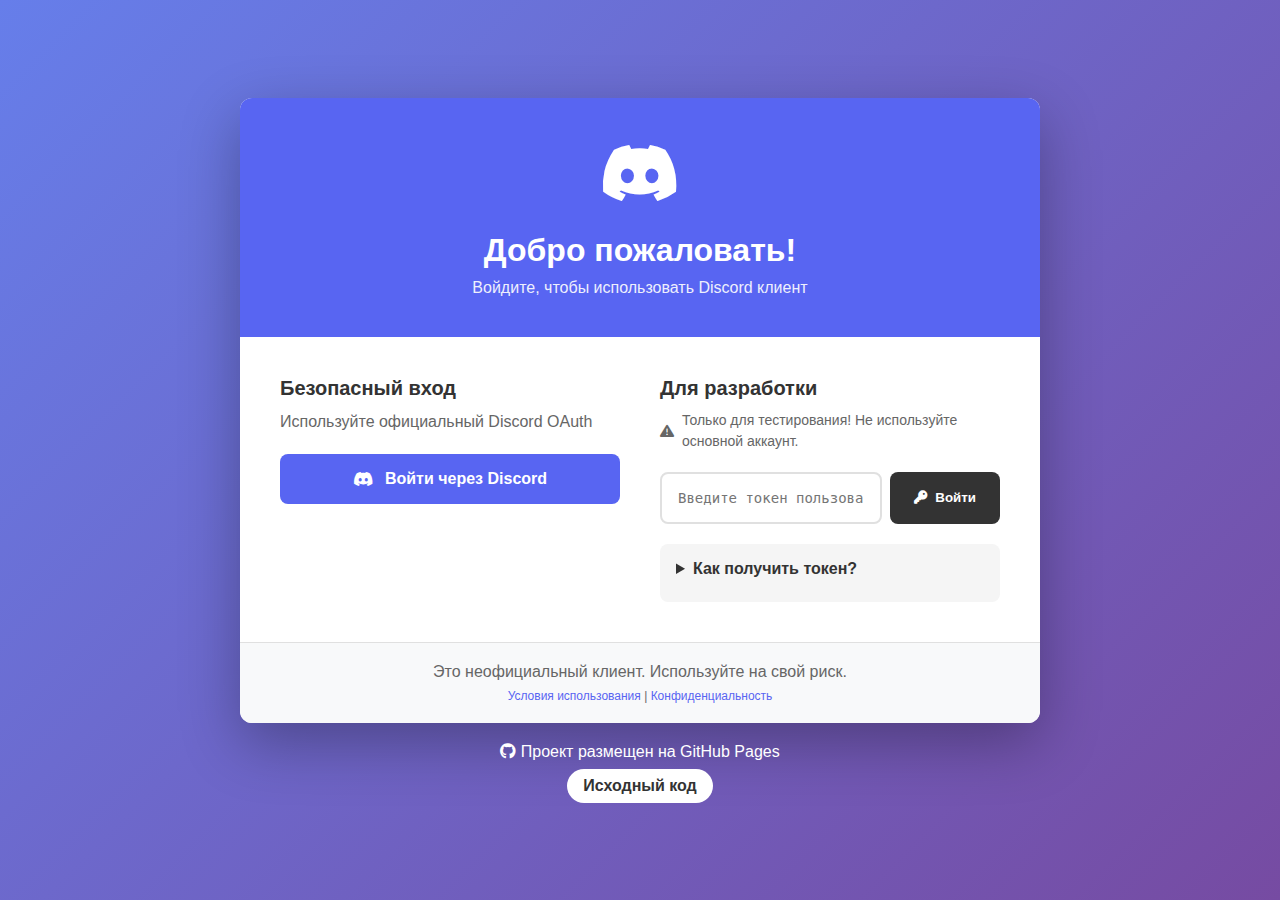
<file: index.html>
<!DOCTYPE html>
<html lang="ru">
<head>
    <meta charset="UTF-8">
    <meta name="viewport" content="width=device-width, initial-scale=1.0">
    <title>Discord Web Client | GitHub Pages</title>
    <link rel="stylesheet" href="https://cdnjs.cloudflare.com/ajax/libs/font-awesome/6.4.0/css/all.min.css">
    <link rel="stylesheet" href="style.css">
    <link rel="icon" type="image/x-icon" href="assets/icons/favicon.ico">
</head>
<body>
    <!-- Экран загрузки -->
    <div id="loading" class="loading-screen">
        <div class="loader">
            <div class="discord-logo">
                <i class="fab fa-discord"></i>
            </div>
            <p>Загрузка Discord клиента...</p>
        </div>
    </div>

    <!-- Основной интерфейс (скрыт до загрузки) -->
    <div id="app" class="app-container hidden">
        <!-- Боковая панель серверов -->
        <div class="servers-sidebar">
            <div class="server-list" id="serverList">
                <!-- Серверы загружаются здесь -->
            </div>
            <div class="user-panel">
                <div class="user-avatar" id="userAvatar">
                    <i class="fas fa-user"></i>
                </div>
                <div class="user-info">
                    <span id="username">Загрузка...</span>
                    <span class="user-status" id="userStatus">#0000</span>
                </div>
                <button class="settings-btn" onclick="openSettings()">
                    <i class="fas fa-cog"></i>
                </button>
            </div>
        </div>

        <!-- Панель каналов -->
        <div class="channels-sidebar">
            <div class="guild-header" id="guildHeader">
                <h3>Выберите сервер</h3>
            </div>
            <div class="channel-list" id="channelList">
                <!-- Каналы загружаются здесь -->
            </div>
        </div>

        <!-- Основное окно чата -->
        <div class="chat-container">
            <!-- Заголовок канала -->
            <div class="chat-header" id="chatHeader">
                <div class="channel-info">
                    <i class="fas fa-hashtag"></i>
                    <span>Выберите канал</span>
                </div>
            </div>

            <!-- Сообщения -->
            <div class="messages-container" id="messagesContainer">
                <div class="welcome-message">
                    <h1>Добро пожаловать!</h1>
                    <p>Выберите канал для начала общения</p>
                </div>
            </div>

            <!-- Поле ввода -->
            <div class="message-input-container">
                <div class="input-wrapper">
                    <input 
                        type="text" 
                        id="messageInput" 
                        placeholder="Написать сообщение в #general" 
                        disabled
                    >
                    <div class="input-actions">
                        <button class="action-btn" title="Прикрепить файл">
                            <i class="fas fa-plus"></i>
                        </button>
                        <button class="action-btn" title="Эмодзи">
                            <i class="far fa-smile"></i>
                        </button>
                        <button class="send-btn" id="sendBtn" disabled>
                            <i class="fas fa-paper-plane"></i>
                        </button>
                    </div>
                </div>
            </div>
        </div>

        <!-- Панель участников (опционально) -->
        <div class="members-sidebar">
            <h4>Участники</h4>
            <div class="members-list" id="membersList">
                <!-- Участники загружаются здесь -->
            </div>
        </div>
    </div>

    <!-- Модальное окно настроек -->
    <div id="settingsModal" class="modal hidden">
        <div class="modal-content">
            <div class="modal-header">
                <h2>Настройки</h2>
                <button class="close-btn" onclick="closeSettings()">&times;</button>
            </div>
            <div class="modal-body">
                <div class="setting-item">
                    <h4>Тема</h4>
                    <select id="themeSelect">
                        <option value="dark">Темная</option>
                        <option value="light">Светлая</option>
                        <option value="amoled">AMOLED</option>
                    </select>
                </div>
                <div class="setting-item">
                    <h4>Уведомления</h4>
                    <label>
                        <input type="checkbox" id="notificationsToggle" checked>
                        Включить уведомления
                    </label>
                </div>
                <button class="logout-btn" onclick="logout()">
                    <i class="fas fa-sign-out-alt"></i> Выйти
                </button>
            </div>
        </div>
    </div>

    <script src="script.js"></script>
</body>
</html>
</file>
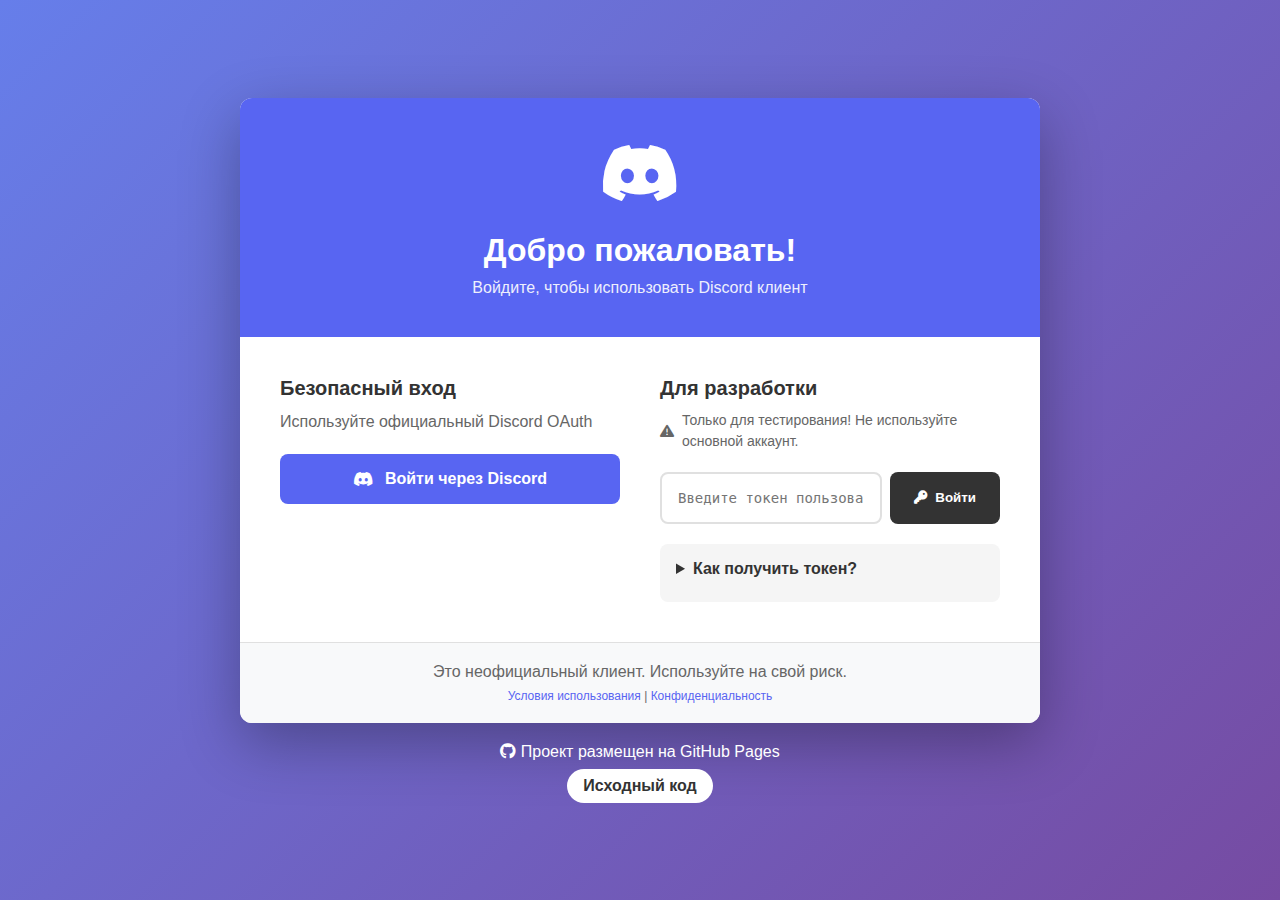
<file: auth.html>
<!DOCTYPE html>
<html lang="ru">
<head>
    <meta charset="UTF-8">
    <meta name="viewport" content="width=device-width, initial-scale=1.0">
    <title>Авторизация | Discord Web Client</title>
    <link rel="stylesheet" href="style.css">
    <link rel="stylesheet" href="https://cdnjs.cloudflare.com/ajax/libs/font-awesome/6.4.0/css/all.min.css">
    <link rel="icon" type="image/x-icon" href="assets/icons/favicon.ico">
</head>
<body class="auth-page">
    <div class="auth-container">
        <div class="auth-card">
            <div class="auth-header">
                <div class="discord-logo-large">
                    <i class="fab fa-discord"></i>
                </div>
                <h1>Добро пожаловать!</h1>
                <p>Войдите, чтобы использовать Discord клиент</p>
            </div>

            <div class="auth-methods">
                <!-- Метод 1: OAuth2 (рекомендуется) -->
                <div class="auth-method">
                    <h3>Безопасный вход</h3>
                    <p>Используйте официальный Discord OAuth</p>
                    <button class="auth-btn discord-btn" onclick="startOAuth()">
                        <i class="fab fa-discord"></i> Войти через Discord
                    </button>
                </div>

                <!-- Метод 2: Токен (только для разработки) -->
                <div class="auth-method">
                    <h3>Для разработки</h3>
                    <p class="warning">
                        <i class="fas fa-exclamation-triangle"></i>
                        Только для тестирования! Не используйте основной аккаунт.
                    </p>
                    <div class="token-input-group">
                        <input 
                            type="password" 
                            id="tokenInput" 
                            placeholder="Введите токен пользователя"
                            spellcheck="false"
                        >
                        <button class="token-btn" onclick="loginWithToken()">
                            <i class="fas fa-key"></i> Войти
                        </button>
                    </div>
                    <div class="token-help">
                        <details>
                            <summary>Как получить токен?</summary>
                            <ol>
                                <li>Откройте Discord в браузере</li>
                                <li>Нажмите F12 → Console</li>
                                <li>Введите: 
                                    <code>localStorage.token</code>
                                </li>
                                <li>Скопируйте значение в кавычках</li>
                            </ol>
                            <p class="warning-small">
                                Никому не передавайте этот токен!
                            </p>
                        </details>
                    </div>
                </div>
            </div>

            <div class="auth-footer">
                <p>Это неофициальный клиент. Используйте на свой риск.</p>
                <p class="small">
                    <a href="https://discord.com/terms" target="_blank">Условия использования</a> | 
                    <a href="https://discord.com/privacy" target="_blank">Конфиденциальность</a>
                </p>
            </div>
        </div>

        <div class="github-info">
            <p>
                <i class="fab fa-github"></i>
                Проект размещен на GitHub Pages
            </p>
            <a href="https://github.com/ваш-юзернейм/discord-web-client" 
               target="_blank" 
               class="github-link">
                Исходный код
            </a>
        </div>
    </div>

    <script src="auth.js"></script>
</body>
</html>
</file>
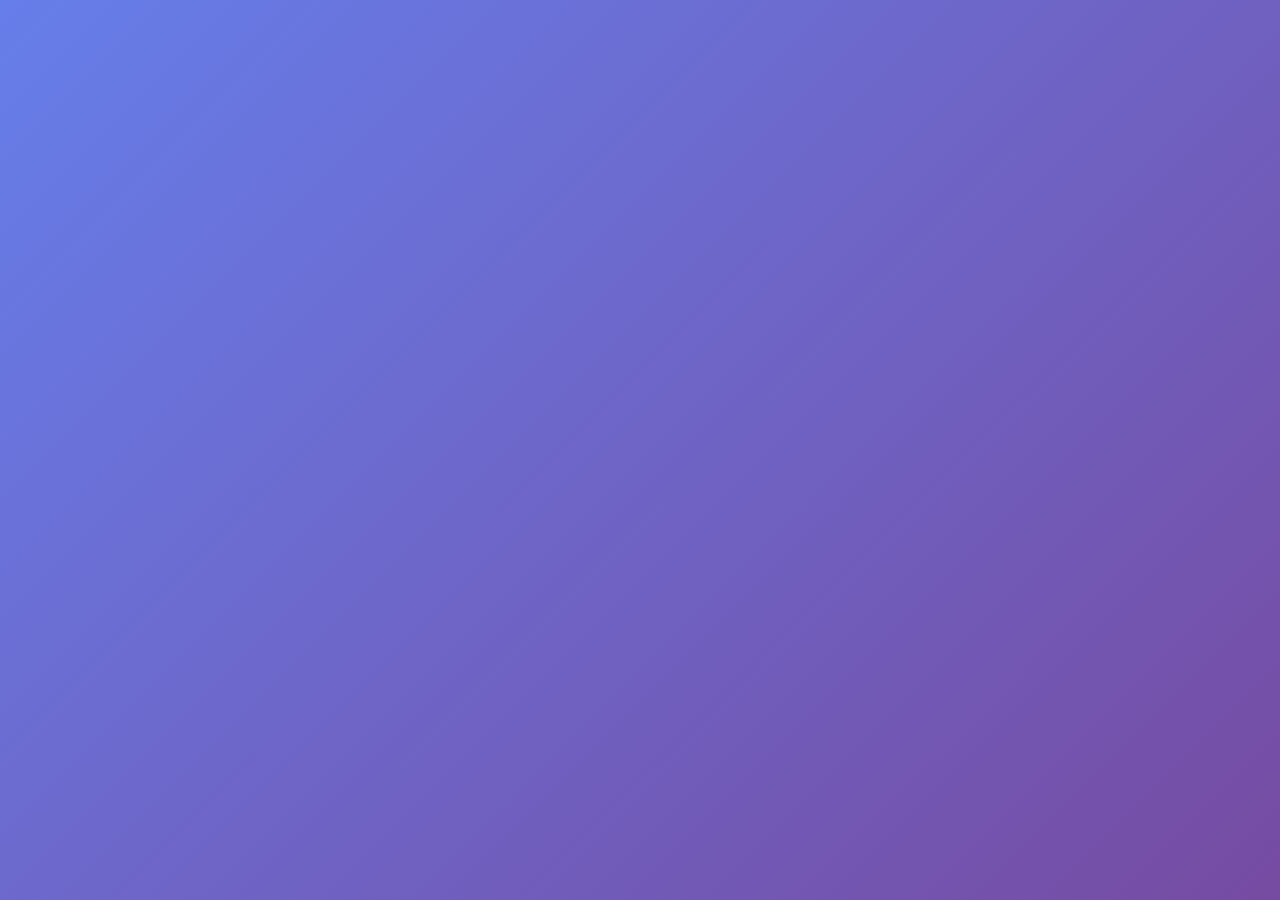
<file: login.html>
<!DOCTYPE html>
<html lang="ru">
<head>
    <meta charset="UTF-8">
    <meta name="viewport" content="width=device-width, initial-scale=1.0">
    <title>Вход | Discord Web</title>
    <style>
        * {
            margin: 0;
            padding: 0;
            box-sizing: border-box;
        }
        
        body {
            font-family: -apple-system, BlinkMacSystemFont, 'Segoe UI', sans-serif;
            background: linear-gradient(135deg, #667eea 0%, #764ba2 100%);
            min-height: 100vh;
            display: flex;
            justify-content: center;
            align-items: center;
            padding: 20px;
        }
        
        .login-container {
            background: white;
            border-radius: 12px;
            box-shadow: 0 20px 60px rgba(0,0,0,0.3);
            width: 100%;
            max-width: 400px;
            overflow: hidden;
        }
        
        .login-header {
            background: #5865f2;
            color: white;
            padding: 30px;
            text-align: center;
        }
        
        .login-header h1 {
            font-size: 24px;
            margin-bottom: 8px;
        }
        
        .login-header p {
            opacity: 0.9;
            font-size: 14px;
        }
        
        .login-body {
            padding: 30px;
        }
        
        .input-group {
            margin-bottom: 20px;
        }
        
        .input-group label {
            display: block;
            margin-bottom: 8px;
            color: #333;
            font-weight: 500;
            font-size: 14px;
        }
        
        .token-input {
            width: 100%;
            padding: 12px 16px;
            border: 2px solid #e0e0e0;
            border-radius: 8px;
            font-family: monospace;
            font-size: 14px;
            outline: none;
            transition: border-color 0.3s;
        }
        
        .token-input:focus {
            border-color: #5865f2;
        }
        
        .login-button {
            width: 100%;
            padding: 14px;
            background: #5865f2;
            color: white;
            border: none;
            border-radius: 8px;
            font-size: 16px;
            font-weight: 600;
            cursor: pointer;
            transition: background 0.3s;
        }
        
        .login-button:hover {
            background: #4752c4;
        }
        
        .token-help {
            background: #f8f9fa;
            padding: 15px;
            border-radius: 8px;
            margin-top: 20px;
            font-size: 13px;
            color: #666;
        }
        
        .token-help summary {
            cursor: pointer;
            font-weight: 600;
            margin-bottom: 8px;
        }
        
        .token-help ol {
            margin-left: 20px;
            margin-top: 10px;
        }
        
        .token-help code {
            background: #333;
            color: #00ff9d;
            padding: 2px 6px;
            border
</file>
<file: style.css>
/* Основные стили */
:root {
    --primary: #5865f2;
    --primary-dark: #4752c4;
    --bg-primary: #36393f;
    --bg-secondary: #2f3136;
    --bg-tertiary: #202225;
    --bg-quaternary: #40444b;
    --text-normal: #dcddde;
    --text-muted: #72767d;
    --border: #42454a;
    --online: #3ba55d;
    --idle: #faa81a;
    --dnd: #ed4245;
    --offline: #747f8d;
}

* {
    margin: 0;
    padding: 0;
    box-sizing: border-box;
}

body {
    font-family: 'Segoe UI', Tahoma, Geneva, Verdana, sans-serif;
    background: var(--bg-primary);
    color: var(--text-normal);
    height: 100vh;
    overflow: hidden;
}

.hidden {
    display: none !important;
}

/* Экран загрузки */
.loading-screen {
    position: fixed;
    top: 0;
    left: 0;
    width: 100%;
    height: 100%;
    background: var(--bg-tertiary);
    display: flex;
    justify-content: center;
    align-items: center;
    z-index: 1000;
}

.loader {
    text-align: center;
}

.discord-logo {
    font-size: 64px;
    color: var(--primary);
    margin-bottom: 20px;
    animation: pulse 2s infinite;
}

@keyframes pulse {
    0%, 100% { opacity: 1; }
    50% { opacity: 0.5; }
}

/* Основной контейнер */
.app-container {
    display: flex;
    height: 100vh;
}

/* Панель серверов */
.servers-sidebar {
    width: 72px;
    background: var(--bg-tertiary);
    display: flex;
    flex-direction: column;
    align-items: center;
    padding-top: 12px;
    overflow-y: auto;
}

.server-icon {
    width: 48px;
    height: 48px;
    background: var(--bg-secondary);
    border-radius: 50%;
    margin: 8px 0;
    display: flex;
    align-items: center;
    justify-content: center;
    cursor: pointer;
    transition: all 0.2s;
    font-weight: bold;
    font-size: 14px;
    color: white;
}

.server-icon:hover {
    border-radius: 16px;
    background: var(--primary);
}

.server-icon.active {
    background: var(--primary);
    border-radius: 16px;
}

.add-server {
    background: transparent;
    border: 2px dashed var(--text-muted);
    color: var(--text-muted);
}

.add-server:hover {
    border-color: var(--primary);
    color: var(--primary);
}

.user-panel {
    margin-top: auto;
    margin-bottom: 12px;
    padding: 8px;
    background: var(--bg-secondary);
    border-radius: 50px;
    display: flex;
    align-items: center;
    gap: 8px;
    cursor: pointer;
    transition: background 0.2s;
}

.user-panel:hover {
    background: var(--bg-quaternary);
}

.user-avatar {
    width: 32px;
    height: 32px;
    background: var(--primary);
    border-radius: 50%;
    display: flex;
    align-items: center;
    justify-content: center;
}

.user-info {
    display: flex;
    flex-direction: column;
    max-width: 120px;
}

.user-info span:first-child {
    font-weight: 600;
    font-size: 14px;
    white-space: nowrap;
    overflow: hidden;
    text-overflow: ellipsis;
}

.user-status {
    font-size: 12px;
    color: var(--text-muted);
}

.settings-btn {
    background: none;
    border: none;
    color: var(--text-muted);
    cursor: pointer;
    padding: 4px;
    border-radius: 4px;
}

.settings-btn:hover {
    color: var(--text-normal);
    background: var(--bg-quaternary);
}

/* Панель каналов */
.channels-sidebar {
    width: 240px;
    background: var(--bg-secondary);
    display: flex;
    flex-direction: column;
}

.guild-header {
    padding: 16px;
    border-bottom: 2px solid var(--border);
    box-shadow: 0 2px 4px rgba(0, 0, 0, 0.2);
}

.guild-header h3 {
    font-weight: 700;
    font-size: 16px;
    white-space: nowrap;
    overflow: hidden;
    text-overflow: ellipsis;
}

.channel-list {
    padding: 16px;
    flex-grow: 1;
    overflow-y: auto;
}

.channel-category {
    margin-bottom: 16px;
}

.category-header {
    color: var(--text-muted);
    font-size: 12px;
    font-weight: 600;
    text-transform: uppercase;
    margin-bottom: 8px;
    display: flex;
    justify-content: space-between;
    align-items: center;
}

.channel-item {
    padding: 8px;
    margin: 2px 0;
    border-radius: 4px;
    cursor: pointer;
    display: flex;
    align-items: center;
    gap: 8px;
    color: var(--text-muted);
    transition: all 0.2s;
}

.channel-item:hover {
    background: var(--bg-quaternary);
    color: var(--text-normal);
}

.channel-item.active {
    background: var(--bg-quaternary);
    color: var(--text-normal);
}

.channel-item i {
    font-size: 12px;
}

/* Окно чата */
.chat-container {
    flex-grow: 1;
    display: flex;
    flex-direction: column;
    background: var(--bg-primary);
}

.chat-header {
    padding: 16px;
    border-bottom: 1px solid var(--border);
    display: flex;
    align-items: center;
    justify-content: space-between;
    box-shadow: 0 2px 4px rgba(0, 0, 0, 0.1);
}

.channel-info {
    display: flex;
    align-items: center;
    gap: 8px;
}

.channel-info i {
    color: var(--text-muted);
    font-size: 20px;
}

.channel-info span {
    font-weight: 700;
    font-size: 16px;
}

.messages-container {
    flex-grow: 1;
    padding: 16px;
    overflow-y: auto;
    display: flex;
    flex-direction: column;
}

.welcome-message {
    text-align: center;
    margin: auto;
    color: var(--text-muted);
}

.welcome-message h1 {
    font-size: 32px;
    margin-bottom: 16px;
    color: var(--text-normal);
}

.message {
    margin-bottom: 20px;
    display: flex;
    gap: 16px;
    padding: 4px 16px;
    border-radius: 4px;
}

.message:hover {
    background: rgba(0, 0, 0, 0.1);
}

.message-avatar {
    width: 40px;
    height: 40px;
    border-radius: 50%;
    background: var(--primary);
    flex-shrink: 0;
    display: flex;
    align-items: center;
    justify-content: center;
    font-weight: bold;
    font-size: 18px;
}

.message-content {
    flex-grow: 1;
}

.message-header {
    display: flex;
    align-items: baseline;
    gap: 8px;
    margin-bottom: 4px;
}

.message-author {
    font-weight: 600;
    font-size: 16px;
}

.message-time {
    font-size: 12px;
    color: var(--text-muted);
}

.message-text {
    font-size: 15px;
    line-height: 1.4;
}

.message-input-container {
    padding: 16px;
    background: var(--bg-secondary);
}

.input-wrapper {
    display: flex;
    background: var(--bg-quaternary);
    border-radius: 8px;
    overflow: hidden;
}

.input-wrapper input {
    flex-grow: 1;
    background: transparent;
    border: none;
    padding: 12px 16px;
    color: var(--text-normal);
    font-size: 15px;
    outline: none;
}

.input-wrapper input:disabled {
    opacity: 0.5;
    cursor: not-allowed;
}

.input-actions {
    display: flex;
    align-items: center;
    padding: 0 8px;
    gap: 8px;
}

.action-btn {
    background: none;
    border: none;
    color: var(--text-muted);
    cursor: pointer;
    padding: 8px;
    border-radius: 4px;
    font-size: 16px;
}

.action-btn:hover {
    color: var(--text-normal);
    background: rgba(255, 255, 255, 0.1);
}

.send-btn {
    background: var(--primary);
    border: none;
    color: white;
    width: 36px;
    height: 36px;
    border-radius: 50%;
    cursor: pointer;
    display: flex;
    align-items: center;
    justify-content: center;
    font-size: 16px;
}

.send-btn:hover:not(:disabled) {
    background: var(--primary-dark);
}

.send-btn:disabled {
    opacity: 0.5;
    cursor: not-allowed;
}

/* Панель участников */
.members-sidebar {
    width: 240px;
    background: var(--bg-secondary);
    padding: 16px;
    overflow-y: auto;
}

.members-sidebar h4 {
    color: var(--text-muted);
    font-size: 12px;
    text-transform: uppercase;
    margin-bottom: 16px;
}

.member-item {
    display: flex;
    align-items: center;
    gap: 8px;
    padding: 8px;
    border-radius: 4px;
    margin-bottom: 4px;
}

.member-item:hover {
    background: var(--bg-quaternary);
}

.member-avatar {
    width: 32px;
    height: 32px;
    border-radius: 50%;
    background: var(--primary);
    display: flex;
    align-items: center;
    justify-content: center;
    font-size: 14px;
    font-weight: 600;
}

.member-name {
    font-size: 14px;
    font-weight: 500;
}

/* Модальное окно */
.modal {
    position: fixed;
    top: 0;
    left: 0;
    width: 100%;
    height: 100%;
    background: rgba(0, 0, 0, 0.8);
    display: flex;
    justify-content: center;
    align-items: center;
    z-index: 1000;
}

.modal-content {
    background: var(--bg-secondary);
    border-radius: 8px;
    width: 90%;
    max-width: 500px;
    max-height: 90vh;
    overflow: hidden;
}

.modal-header {
    padding: 20px;
    background: var(--bg-tertiary);
    display: flex;
    justify-content: space-between;
    align-items: center;
}

.modal-header h2 {
    font-size: 20px;
}

.close-btn {
    background: none;
    border: none;
    color: var(--text-muted);
    font-size: 28px;
    cursor: pointer;
    line-height: 1;
}

.close-btn:hover {
    color: var(--text-normal);
}

.modal-body {
    padding: 20px;
    overflow-y: auto;
    max-height: calc(90vh - 80px);
}

.setting-item {
    margin-bottom: 20px;
}

.setting-item h4 {
    margin-bottom: 8px;
    font-size: 14px;
    color: var(--text-normal);
}

.setting-item select,
.setting-item input[type="text"],
.setting-item input[type="password"] {
    width: 100%;
    padding: 8px 12px;
    background: var(--bg-quaternary);
    border: 1px solid var(--border);
    border-radius: 4px;
    color: var(--text-normal);
    font-size: 14px;
}

.setting-item label {
    display: flex;
    align-items: center;
    gap: 8px;
    cursor: pointer;
}

.logout-btn {
    width: 100%;
    padding: 12px;
    background: #ed4245;
    color: white;
    border: none;
    border-radius: 4px;
    cursor: pointer;
    font-size: 14px;
    font-weight: 600;
    display: flex;
    align-items: center;
    justify-content: center;
    gap: 8px;
    margin-top: 20px;
}

.logout-btn:hover {
    background: #c03537;
}

/* Стили для страницы авторизации */
.auth-page {
    background: linear-gradient(135deg, #667eea 0%, #764ba2 100%);
    display: flex;
    justify-content: center;
    align-items: center;
    min-height: 100vh;
    padding: 20px;
}

.auth-container {
    width: 100%;
    max-width: 800px;
}

.auth-card {
    background: white;
    border-radius: 12px;
    overflow: hidden;
    box-shadow: 0 20px 60px rgba(0, 0, 0, 0.3);
}

.auth-header {
    background: var(--primary);
    color: white;
    padding: 40px;
    text-align: center;
}

.discord-logo-large {
    font-size: 64px;
    margin-bottom: 20px;
}

.auth-header h1 {
    font-size: 32px;
    margin-bottom: 10px;
}

.auth-header p {
    font-size: 16px;
    opacity: 0.9;
}

.auth-methods {
    display: flex;
    padding: 40px;
    gap: 40px;
}

.auth-method {
    flex: 1;
}

.auth-method h3 {
    color: #333;
    margin-bottom: 10px;
    font-size: 20px;
}

.auth-method p {
    color: #666;
    margin-bottom: 20px;
    line-height: 1.5;
}

.warning {
    color: #ff6b6b;
    font-size: 14px;
    display: flex;
    align-items: center;
    gap: 8px;
}

.auth-btn {
    width: 100%;
    padding: 16px;
    border: none;
    border-radius: 8px;
    font-size: 16px;
    font-weight: 600;
    cursor: pointer;
    display: flex;
    align-items: center;
    justify-content: center;
    gap: 12px;
    transition: all 0.3s;
}

.discord-btn {
    background: #5865f2;
    color: white;
}

.discord-btn:hover {
    background: #4752c4;
    transform: translateY(-2px);
}

.token-input-group {
    display: flex;
    gap: 8px;
    margin-bottom: 12px;
}

.token-input-group input {
    flex-grow: 1;
    padding: 16px;
    border: 2px solid #e0e0e0;
    border-radius: 8px;
    font-size: 14px;
    font-family: monospace;
}

.token-input-group input:focus {
    outline: none;
    border-color: var(--primary);
}

.token-btn {
    padding: 16px 24px;
    background: #333;
    color: white;
    border: none;
    border-radius: 8px;
    cursor: pointer;
    font-weight: 600;
    display: flex;
    align-items: center;
    gap: 8px;
}

.token-btn:hover {
    background: #222;
}

.token-help {
    margin-top: 20px;
}

.token-help details {
    background: #f5f5f5;
    padding: 16px;
    border-radius: 8px;
}

.token-help summary {
    cursor: pointer;
    font-weight: 600;
    color: #333;
    margin-bottom: 8px;
}

.token-help ol {
    margin-left: 20px;
    margin-top: 12px;
    color: #666;
}

.token-help code {
    background: #333;
    color: #00ff9d;
    padding: 2px 6px;
    border-radius: 4px;
    font-family: monospace;
    font-size: 12px;
}

.warning-small {
    font-size: 12px;
    color: #ff6b6b;
    margin-top: 8px;
}

.auth-footer {
    padding: 20px 40px;
    background: #f8f9fa;
    border-top: 1px solid #e0e0e0;
    text-align: center;
    color: #666;
}

.auth-footer .small {
    font-size: 12px;
    margin-top: 8px;
}

.auth-footer a {
    color: var(--primary);
    text-decoration: none;
}

.auth-footer a:hover {
    text-decoration: underline;
}

.github-info {
    text-align: center;
    margin-top: 20px;
    color: white;
}

.github-link {
    display: inline-block;
    margin-top: 8px;
    padding: 8px 16px;
    background: white;
    color: #333;
    text-decoration: none;
    border-radius: 20px;
    font-weight: 600;
    transition: all 0.3s;
}

.github-link:hover {
    transform: translateY(-2px);
    box-shadow: 0 10px 20px rgba(0, 0, 0, 0.2);
}

/* Адаптивность */
@media (max-width: 1200px) {
    .members-sidebar {
        display: none;
    }
}

@media (max-width: 768px) {
    .channels-sidebar {
        position: fixed;
        left: 72px;
        top: 0;
        bottom: 0;
        z-index: 100;
        transform: translateX(-100%);
        transition: transform 0.3s;
    }
    
    .channels-sidebar.active {
        transform: translateX(0);
    }
    
    .auth-methods {
        flex-direction: column;
    }
}

/* Прокрутка */
::-webkit-scrollbar {
    width: 8px;
}

::-webkit-scrollbar-track {
    background: transparent;
}

::-webkit-scrollbar-thumb {
    background: var(--bg-quaternary);
    border-radius: 4px;
}

::-webkit-scrollbar-thumb:hover {
    background: var(--text-muted);
}
</file>
